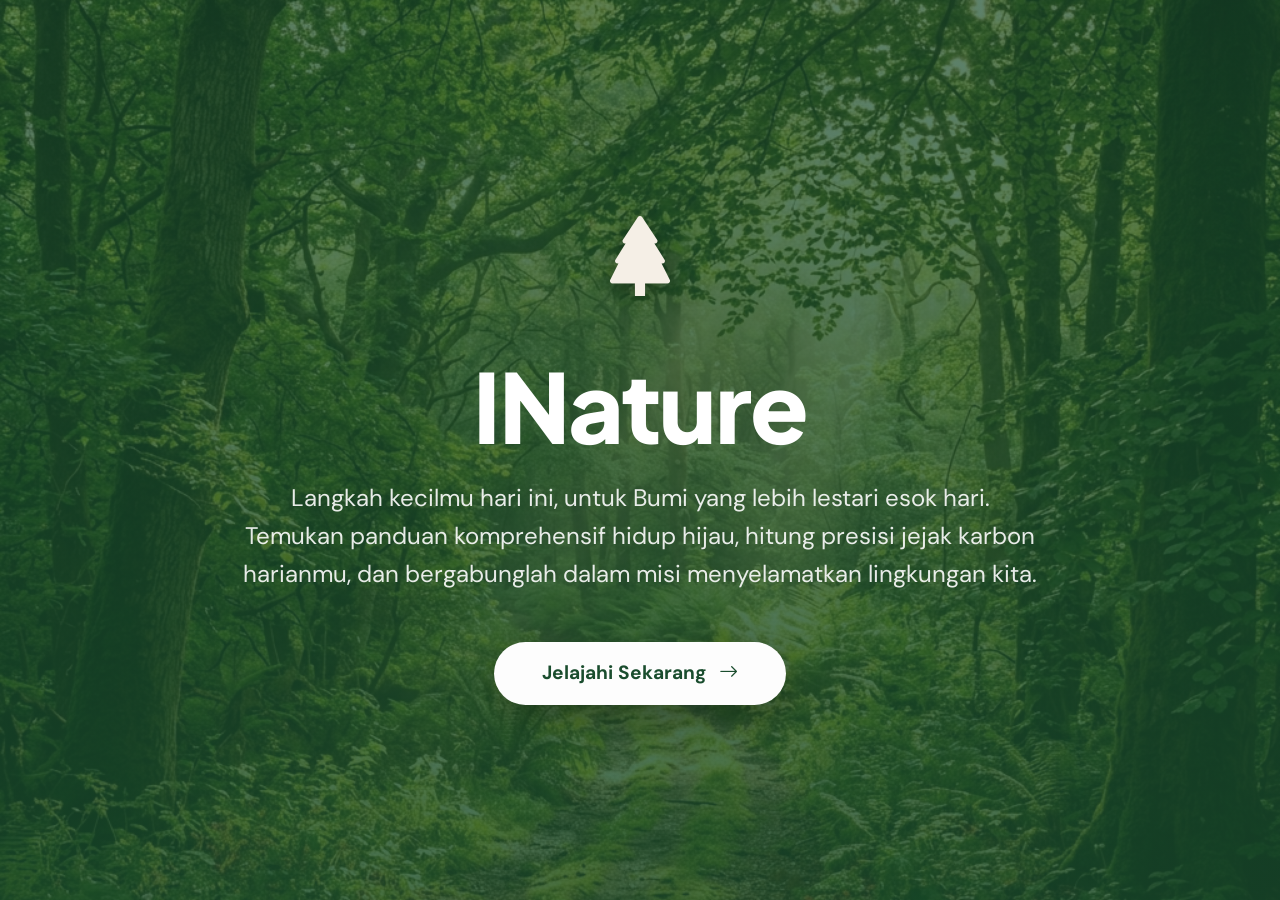
<file: index.html>
<!DOCTYPE html>
<html lang="id">
<head>
    <meta charset="UTF-8">
    <meta name="viewport" content="width=device-width, initial-scale=1.0">
    <title>Selamat Datang di INature</title>
    <link href="https://cdn.jsdelivr.net/npm/bootstrap@5.3.3/dist/css/bootstrap.min.css" rel="stylesheet" integrity="sha384-QWTKZyjpPEjISv5WaRU9OFeRpok6YctnYmDr5pNlyT2bRjXh0JMhjY6hW+ALEwIH" crossorigin="anonymous">
    <link rel="stylesheet" href="https://cdn.jsdelivr.net/npm/bootstrap-icons@1.11.3/font/bootstrap-icons.min.css" integrity="sha384-XGjxtQfXaH2tnPFa9x+ruJTuLE3Aa6LhHSWRr1XeTyhezb4abCG4ccI5AkVDxqC+" crossorigin="anonymous">
    <script src="https://cdn.jsdelivr.net/npm/bootstrap@5.3.3/dist/js/bootstrap.bundle.min.js" integrity="sha384-YvpcrYf0tY3lHB60NNkmXc5s9fDVZLESaAA55NDzOxhy9GkcIdslK1eN7N6jIeHz" crossorigin="anonymous"></script>
    <link rel="stylesheet" href="css/variables.css">
    <link rel="stylesheet" href="css/style.css">
    <style>
        .landing-page {
            height: 100vh;
            background: linear-gradient(rgba(26, 77, 46, 0.7), rgba(26, 77, 46, 0.8)), url('img/landing_bg_1778798914855.png') center/cover no-repeat;
            display: flex;
            align-items: center;
            justify-content: center;
            text-align: center;
            color: var(--bg);
            padding: 20px;
        }
        .landing-content {
            max-width: 800px;
            animation: fadeIn 1.2s cubic-bezier(0.4, 0, 0.2, 1);
        }
        @keyframes fadeIn {
            from { opacity: 0; transform: translateY(30px); }
            to { opacity: 1; transform: translateY(0); }
        }
        .landing-title {
            font-size: clamp(3.5rem, 10vw, 6rem);
            font-weight: 800;
            margin-bottom: 1rem;
            letter-spacing: -0.02em;
            font-family: 'Plus Jakarta Sans', sans-serif;
        }
        .landing-subtitle {
            font-size: clamp(1.2rem, 3vw, 1.5rem);
            margin-bottom: 3rem;
            opacity: 0.9;
            line-height: 1.6;
        }
        .btn-landing {
            background-color: var(--bg);
            color: var(--primary);
            font-size: 1.2rem;
            padding: 16px 48px;
            border-radius: 50rem;
            font-weight: 700;
            text-decoration: none;
            transition: all 0.3s ease;
            box-shadow: 0 12px 32px rgba(0,0,0,0.3);
            display: inline-block;
        }
        .btn-landing:hover {
            transform: translateY(-5px) scale(1.02);
            box-shadow: 0 20px 48px rgba(0,0,0,0.4);
            color: var(--primary-hover);
            background-color: var(--accent-light);
        }
    </style>
</head>
<body>
    <div class="landing-page">
        <div class="landing-content">
            <div class="mb-4" style="animation: fadeIn 1s ease-out 0.5s both;">
                <i class="bi bi-tree-fill" style="font-size: 5rem; color: var(--accent-light); text-shadow: 0 4px 20px rgba(0,0,0,0.3);"></i>
            </div>
            <h1 class="landing-title text-white">INature</h1>
            <p class="landing-subtitle">Langkah kecilmu hari ini, untuk Bumi yang lebih lestari esok hari. Temukan panduan komprehensif hidup hijau, hitung presisi jejak karbon harianmu, dan bergabunglah dalam misi menyelamatkan lingkungan kita.</p>
            <a href="beranda.html" class="btn-landing">
                Jelajahi Sekarang <i class="bi bi-arrow-right ms-2"></i>
            </a>
        </div>
    </div>
</body>
</html>
</file>
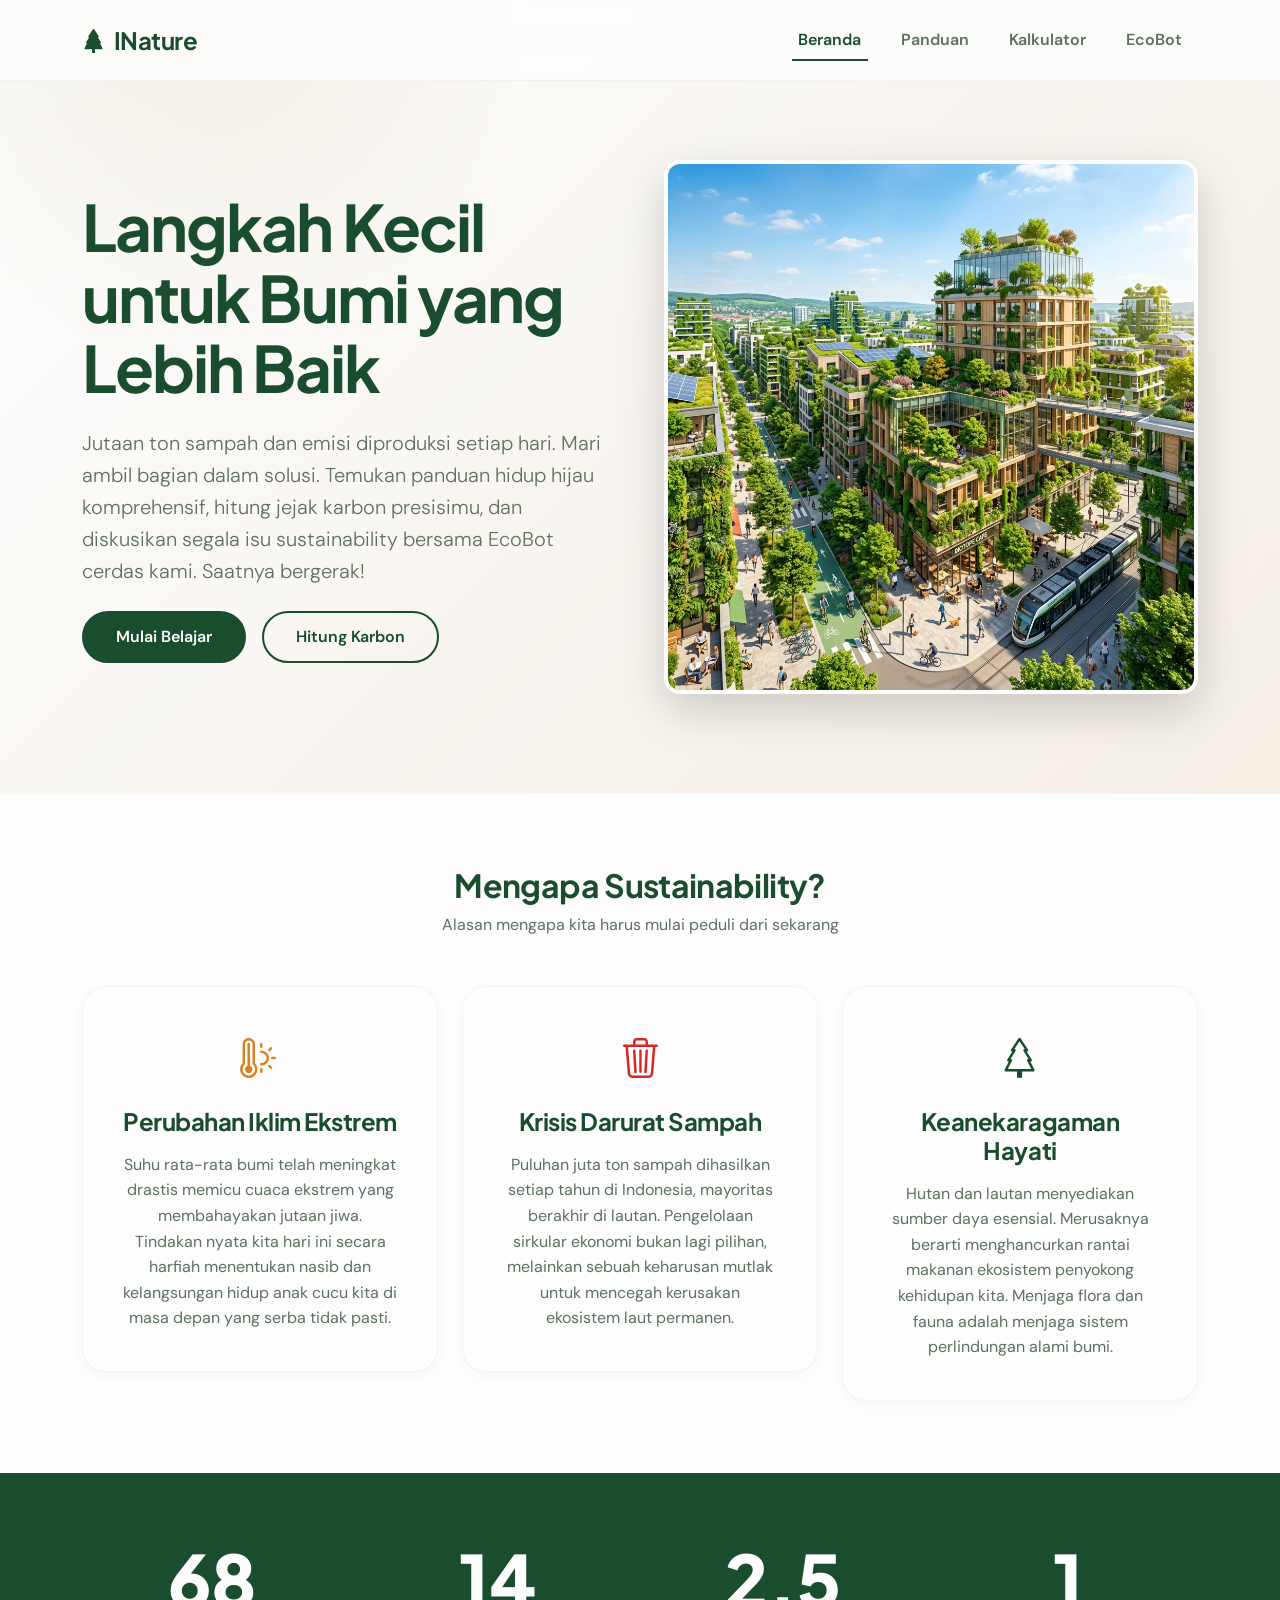
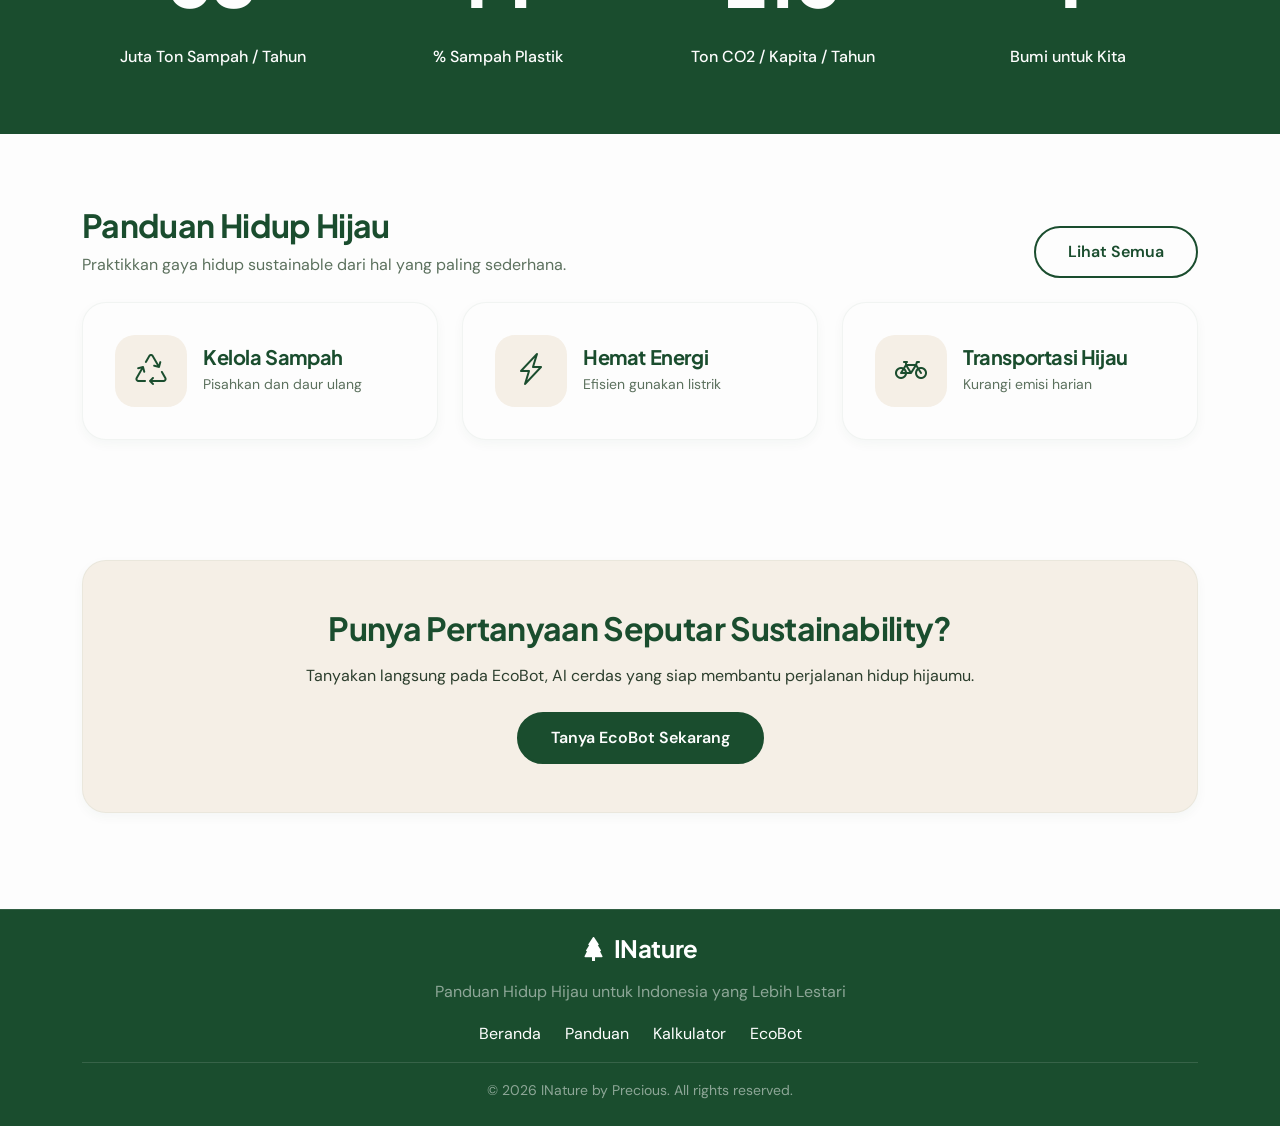
<file: beranda.html>
<!DOCTYPE html>
<html lang="id">
<head>
    <meta charset="UTF-8">
    <meta name="viewport" content="width=device-width, initial-scale=1.0">
    <title>INature | EcoGuide Indonesia</title>

    <link href="https://cdn.jsdelivr.net/npm/bootstrap@5.3.3/dist/css/bootstrap.min.css" rel="stylesheet" integrity="sha384-QWTKZyjpPEjISv5WaRU9OFeRpok6YctnYmDr5pNlyT2bRjXh0JMhjY6hW+ALEwIH" crossorigin="anonymous">
    <link rel="stylesheet" href="https://cdn.jsdelivr.net/npm/bootstrap-icons@1.11.3/font/bootstrap-icons.min.css" integrity="sha384-XGjxtQfXaH2tnPFa9x+ruJTuLE3Aa6LhHSWRr1XeTyhezb4abCG4ccI5AkVDxqC+" crossorigin="anonymous">
    <script src="https://cdn.jsdelivr.net/npm/bootstrap@5.3.3/dist/js/bootstrap.bundle.min.js" integrity="sha384-YvpcrYf0tY3lHB60NNkmXc5s9fDVZLESaAA55NDzOxhy9GkcIdslK1eN7N6jIeHz" crossorigin="anonymous"></script>
    <link rel="stylesheet" href="css/variables.css">
    <link rel="stylesheet" href="css/style.css">
</head>
<body>

    <!-- Navbar -->
    <nav class="navbar navbar-expand-lg fixed-top py-3">
        <div class="container">
            <a class="navbar-brand text-primary-custom fs-4" href="beranda.html">
                <i class="bi bi-tree-fill me-2"></i>INature
            </a>
            <button class="navbar-toggler" type="button" data-bs-toggle="collapse" data-bs-target="#navbarNav">
                <span class="navbar-toggler-icon"></span>
            </button>
            <div class="collapse navbar-collapse" id="navbarNav">
                <ul class="navbar-nav ms-auto gap-2">
                    <li class="nav-item">
                        <a class="nav-link active" href="beranda.html">Beranda</a>
                    </li>
                    <li class="nav-item">
                        <a class="nav-link" href="panduan.html">Panduan</a>
                    </li>
                    <li class="nav-item">
                        <a class="nav-link" href="kalkulator.html">Kalkulator</a>
                    </li>
                    <li class="nav-item">
                        <a class="nav-link" href="chatbot.html">EcoBot</a>
                    </li>
                </ul>
            </div>
        </div>
    </nav>

    <!-- Hero Section -->
    <section class="hero-section text-start">
        <div class="container">
            <div class="row align-items-center g-5">
                <div class="col-lg-6">
                    <h1 class="hero-title fw-bold text-primary-custom mb-4">Langkah Kecil untuk Bumi yang Lebih Baik</h1>
                    <p class="lead mb-4 text-muted">Jutaan ton sampah dan emisi diproduksi setiap hari. Mari ambil bagian dalam solusi. Temukan panduan hidup hijau komprehensif, hitung jejak karbon presisimu, dan diskusikan segala isu sustainability bersama EcoBot cerdas kami. Saatnya bergerak!</p>
                    <div class="d-flex gap-3">
                        <a href="panduan.html" class="btn btn-primary-custom">Mulai Belajar</a>
                        <a href="kalkulator.html" class="btn btn-outline-custom">Hitung Karbon</a>
                    </div>
                </div>
                <div class="col-lg-6">
                    <img src="img/hero_image_1778799076557.png" alt="Sustainable City Concept" class="img-fluid rounded-4 shadow-lg" style="object-fit: cover; border: 4px solid var(--bg);">
                </div>
            </div>
        </div>
    </section>

    <!-- Sustainability Section -->
    <section class="py-5 my-4">
        <div class="container">
            <div class="text-center mb-5">
                <h2 class="fw-bold">Mengapa Sustainability?</h2>
                <p class="text-muted">Alasan mengapa kita harus mulai peduli dari sekarang</p>
            </div>
            <div class="row g-4">
                <div class="col-md-4">
                    <div class="card card-custom p-4 text-center">
                        <div class="card-body">
                            <div class="icon-wrapper mx-auto">
                                <i class="bi bi-thermometer-sun" style="font-size: 2.5rem; color: var(--warning);"></i>
                            </div>
                            <h4 class="fw-bold mb-3 mt-3">Perubahan Iklim Ekstrem</h4>
                            <p class="text-muted mb-0">Suhu rata-rata bumi telah meningkat drastis memicu cuaca ekstrem yang membahayakan jutaan jiwa. Tindakan nyata kita hari ini secara harfiah menentukan nasib dan kelangsungan hidup anak cucu kita di masa depan yang serba tidak pasti.</p>
                        </div>
                    </div>
                </div>
                <div class="col-md-4">
                    <div class="card card-custom p-4 text-center">
                        <div class="card-body">
                            <div class="icon-wrapper mx-auto">
                                <i class="bi bi-trash3" style="font-size: 2.5rem; color: #d62828;"></i>
                            </div>
                            <h4 class="fw-bold mb-3 mt-3">Krisis Darurat Sampah</h4>
                            <p class="text-muted mb-0">Puluhan juta ton sampah dihasilkan setiap tahun di Indonesia, mayoritas berakhir di lautan. Pengelolaan sirkular ekonomi bukan lagi pilihan, melainkan sebuah keharusan mutlak untuk mencegah kerusakan ekosistem laut permanen.</p>
                        </div>
                    </div>
                </div>
                <div class="col-md-4">
                    <div class="card card-custom p-4 text-center">
                        <div class="card-body">
                            <div class="icon-wrapper mx-auto">
                                <i class="bi bi-tree" style="font-size: 2.5rem; color: var(--primary);"></i>
                            </div>
                            <h4 class="fw-bold mb-3 mt-3">Keanekaragaman Hayati</h4>
                            <p class="text-muted mb-0">Hutan dan lautan menyediakan sumber daya esensial. Merusaknya berarti menghancurkan rantai makanan ekosistem penyokong kehidupan kita. Menjaga flora dan fauna adalah menjaga sistem perlindungan alami bumi.</p>
                        </div>
                    </div>
                </div>
            </div>
        </div>
    </section>

    <!-- Statistik Section -->
    <section class="py-5 bg-primary-custom text-white">
        <div class="container">
            <div class="row text-center g-4">
                <div class="col-md-3 col-6">
                    <div class="stat-number">68</div>
                    <p class="mt-2 fw-medium">Juta Ton Sampah / Tahun</p>
                </div>
                <div class="col-md-3 col-6">
                    <div class="stat-number">14</div>
                    <p class="mt-2 fw-medium">% Sampah Plastik</p>
                </div>
                <div class="col-md-3 col-6">
                    <div class="stat-number">2.5</div>
                    <p class="mt-2 fw-medium">Ton CO2 / Kapita / Tahun</p>
                </div>
                <div class="col-md-3 col-6">
                    <div class="stat-number">1</div>
                    <p class="mt-2 fw-medium">Bumi untuk Kita</p>
                </div>
            </div>
        </div>
    </section>

    <!-- Kategori Panduan -->
    <section class="py-5 my-4">
        <div class="container">
            <div class="d-flex justify-content-between align-items-end mb-4">
                <div>
                    <h2 class="fw-bold">Panduan Hidup Hijau</h2>
                    <p class="text-muted mb-0">Praktikkan gaya hidup sustainable dari hal yang paling sederhana.</p>
                </div>
                <a href="panduan.html" class="btn btn-outline-custom d-none d-md-block">Lihat Semua</a>
            </div>
            <div class="row g-4">
                <div class="col-md-4">
                    <a href="panduan.html" class="text-decoration-none text-dark">
                        <div class="card card-custom p-3">
                            <div class="card-body d-flex align-items-center gap-3">
                                <div class="card-icon mb-0">
                                    <i class="bi bi-recycle"></i>
                                </div>
                                <div>
                                    <h5 class="fw-bold mb-1">Kelola Sampah</h5>
                                    <p class="text-muted small mb-0">Pisahkan dan daur ulang</p>
                                </div>
                            </div>
                        </div>
                    </a>
                </div>
                <div class="col-md-4">
                    <a href="panduan.html" class="text-decoration-none text-dark">
                        <div class="card card-custom p-3">
                            <div class="card-body d-flex align-items-center gap-3">
                                <div class="card-icon mb-0">
                                    <i class="bi bi-lightning-charge"></i>
                                </div>
                                <div>
                                    <h5 class="fw-bold mb-1">Hemat Energi</h5>
                                    <p class="text-muted small mb-0">Efisien gunakan listrik</p>
                                </div>
                            </div>
                        </div>
                    </a>
                </div>
                <div class="col-md-4">
                    <a href="panduan.html" class="text-decoration-none text-dark">
                        <div class="card card-custom p-3">
                            <div class="card-body d-flex align-items-center gap-3">
                                <div class="card-icon mb-0">
                                    <i class="bi bi-bicycle"></i>
                                </div>
                                <div>
                                    <h5 class="fw-bold mb-1">Transportasi Hijau</h5>
                                    <p class="text-muted small mb-0">Kurangi emisi harian</p>
                                </div>
                            </div>
                        </div>
                    </a>
                </div>
            </div>
            <div class="text-center mt-4 d-md-none">
                <a href="panduan.html" class="btn btn-outline-custom">Lihat Semua</a>
            </div>
        </div>
    </section>

    <!-- Section -->
    <section class="py-5 mb-5">
        <div class="container">
            <div class="card card-custom bg-accent-custom p-5 text-center">
                <h2 class="fw-bold mb-3">Punya Pertanyaan Seputar Sustainability?</h2>
                <p class="mb-4">Tanyakan langsung pada EcoBot, AI cerdas yang siap membantu perjalanan hidup hijaumu.</p>
                <a href="chatbot.html" class="btn btn-primary-custom mx-auto" style="width: fit-content;">Tanya EcoBot Sekarang</a>
            </div>
        </div>
    </section>

    <!-- Footer -->
    <footer class="bg-primary-custom text-white py-4 mt-auto">
        <div class="container text-center">
            <h4 class="fw-bold mb-3" style="color:white !important;"><i class="bi bi-tree-fill me-2"></i>INature</h4>
            <p class="mb-3 text-white-50">Panduan Hidup Hijau untuk Indonesia yang Lebih Lestari</p>
            <div class="d-flex justify-content-center gap-4 mb-3">
                <a href="beranda.html" class="text-white text-decoration-none">Beranda</a>
                <a href="panduan.html" class="text-white text-decoration-none">Panduan</a>
                <a href="kalkulator.html" class="text-white text-decoration-none">Kalkulator</a>
                <a href="chatbot.html" class="text-white text-decoration-none">EcoBot</a>
            </div>
            <hr class="text-white-50">
            <p class="mb-0 small text-white-50">&copy; 2026 INature by Precious. All rights reserved.</p>
        </div>
    </footer>
</body>
</html>
</file>
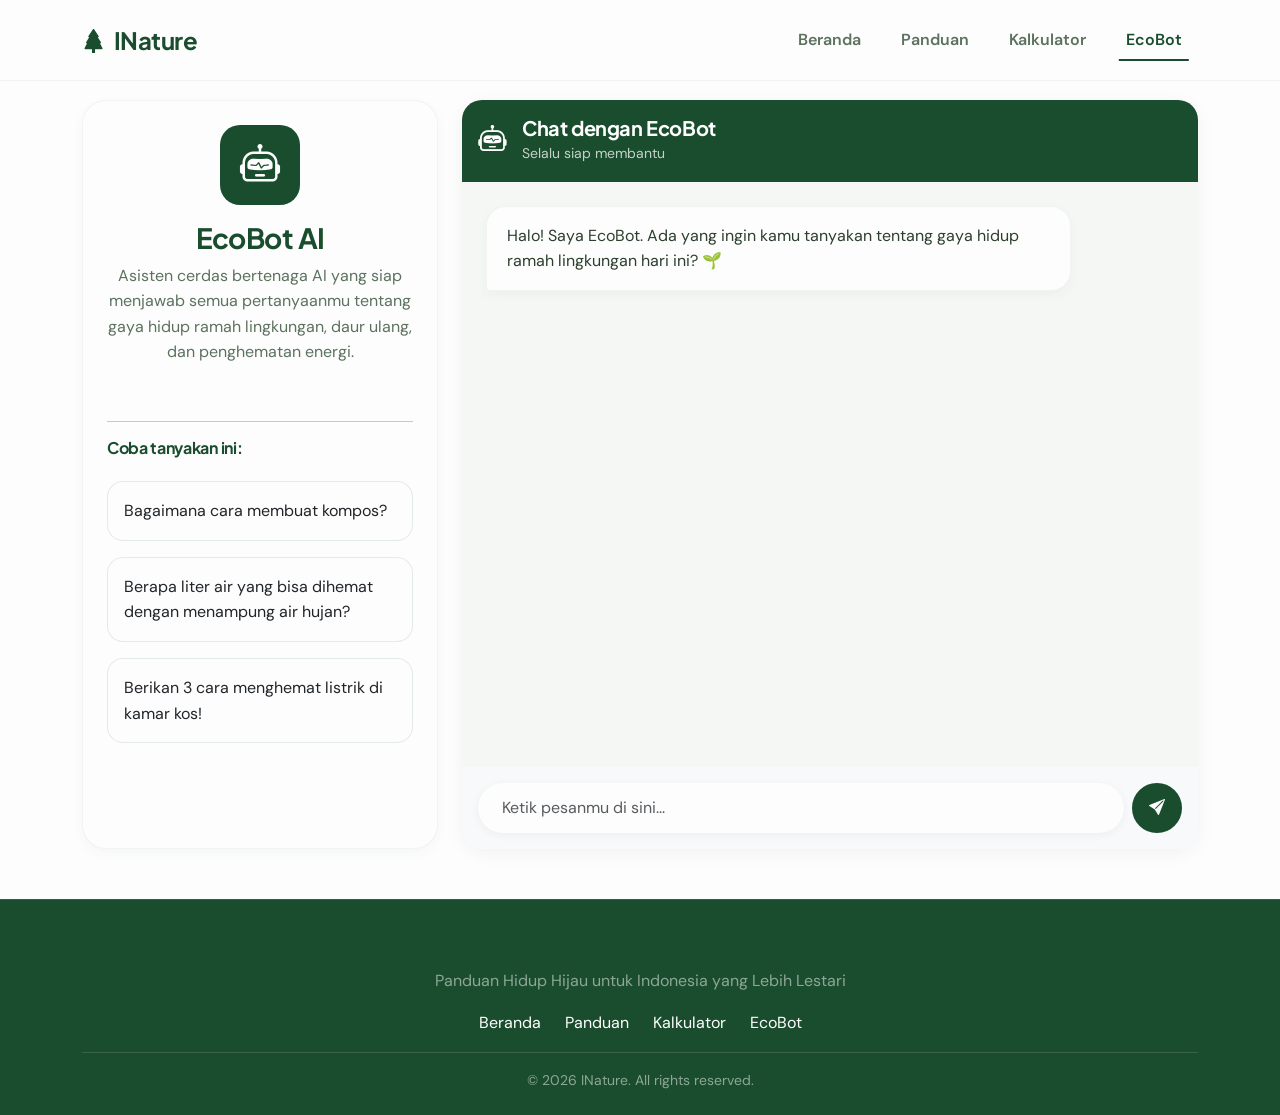
<file: chatbot.html>
<!DOCTYPE html>
<html lang="id">
<head>
    <meta charset="UTF-8">
    <meta name="viewport" content="width=device-width, initial-scale=1.0">
    <title>EcoBot AI | INature</title>
    <link href="https://cdn.jsdelivr.net/npm/bootstrap@5.3.3/dist/css/bootstrap.min.css" rel="stylesheet" integrity="sha384-QWTKZyjpPEjISv5WaRU9OFeRpok6YctnYmDr5pNlyT2bRjXh0JMhjY6hW+ALEwIH" crossorigin="anonymous">
    <link rel="stylesheet" href="https://cdn.jsdelivr.net/npm/bootstrap-icons@1.11.3/font/bootstrap-icons.min.css" integrity="sha384-XGjxtQfXaH2tnPFa9x+ruJTuLE3Aa6LhHSWRr1XeTyhezb4abCG4ccI5AkVDxqC+" crossorigin="anonymous">
    <link rel="stylesheet" href="css/variables.css">
    <link rel="stylesheet" href="css/style.css">
    <script src="https://cdn.jsdelivr.net/npm/bootstrap@5.3.3/dist/js/bootstrap.bundle.min.js" integrity="sha384-YvpcrYf0tY3lHB60NNkmXc5s9fDVZLESaAA55NDzOxhy9GkcIdslK1eN7N6jIeHz" crossorigin="anonymous"></script>

    <script src="js/config.js" defer></script>
    <script src="js/chatbot.js" defer></script>
</head>
<body class="d-flex flex-column min-vh-100">

    <nav class="navbar navbar-expand-lg fixed-top py-3">
        <div class="container">
            <a class="navbar-brand text-primary-custom fs-4" href="beranda.html">
                <i class="bi bi-tree-fill me-2"></i>INature
            </a>
            <button class="navbar-toggler" type="button" data-bs-toggle="collapse" data-bs-target="#navbarNav">
                <span class="navbar-toggler-icon"></span>
            </button>
            <div class="collapse navbar-collapse" id="navbarNav">
                <ul class="navbar-nav ms-auto gap-2">
                    <li class="nav-item"><a class="nav-link" href="beranda.html">Beranda</a></li>
                    <li class="nav-item"><a class="nav-link" href="panduan.html">Panduan</a></li>
                    <li class="nav-item"><a class="nav-link" href="kalkulator.html">Kalkulator</a></li>
                    <li class="nav-item"><a class="nav-link active" href="chatbot.html">EcoBot</a></li>
                </ul>
            </div>
        </div>
    </nav>

    <div class="container" style="margin-top: 100px; margin-bottom: 50px;">
        <div class="row g-4">
            <!-- Sidebar -->
            <div class="col-lg-4">
                <div class="card card-custom p-4 h-100">
                    <div class="text-center mb-4">
                        <div class="icon-wrapper mx-auto bg-primary-custom text-white mb-3" style="width: 80px; height: 80px; font-size: 40px; border-radius: 20px; display: flex; align-items: center; justify-content: center;">
                            <i class="bi bi-robot"></i>
                        </div>
                        <h3 class="fw-bold text-primary-custom">EcoBot AI</h3>
                        <p class="text-muted">Asisten cerdas bertenaga AI yang siap menjawab semua pertanyaanmu tentang gaya hidup ramah lingkungan, daur ulang, dan penghematan energi.</p>
                    </div>
                    
                    <hr>
                    
                    <h6 class="fw-bold mb-3">Coba tanyakan ini:</h6>
                    <div class="d-flex flex-column gap-3 mt-2">
                        <div class="p-3 text-start suggestion-chip fs-6">
                            Bagaimana cara membuat kompos?
                        </div>
                        <div class="p-3 text-start suggestion-chip fs-6">
                            Berapa liter air yang bisa dihemat dengan menampung air hujan?
                        </div>
                        <div class="p-3 text-start suggestion-chip fs-6">
                            Berikan 3 cara menghemat listrik di kamar kos!
                        </div>
                    </div>
                </div>
            </div>

            <!-- Chat Area -->
            <div class="col-lg-8">
                <div class="card card-custom p-0 border-0 h-100 d-flex flex-column" style="box-shadow: 0 4px 20px rgba(0,0,0,0.05);">
                    <!-- Chat Header -->
                    <div class="bg-primary-custom p-3 text-white d-flex align-items-center gap-3" style="border-radius: 20px 20px 0 0;">
                        <i class="bi bi-robot fs-3"></i>
                        <div>
                            <h5 class="mb-0 fw-bold" style="color: white !important;">Chat dengan EcoBot</h5>
                            <small class="opacity-75">Selalu siap membantu</small>
                        </div>
                    </div>

                    <!-- Chat Messages -->
                    <div class="chat-container flex-grow-1" id="chat-messages" style="border-radius: 0;">
                        <div class="chat-bubble chat-bot">
                            Halo! Saya EcoBot. Ada yang ingin kamu tanyakan tentang gaya hidup ramah lingkungan hari ini? 🌱
                        </div>
                        
                        <!-- Typing Indicator -->
                        <div class="typing-indicator" id="typing-indicator">
                            <span></span><span></span><span></span>
                        </div>
                    </div>

                    <!-- Chat Input -->
                    <div class="p-3 bg-light" style="border-radius: 0 0 20px 20px;">
                        <form id="chat-form" class="d-flex gap-2">
                            <input type="text" id="chat-input" class="form-control rounded-pill px-4 py-2 border-0" placeholder="Ketik pesanmu di sini..." style="box-shadow: 0 2px 10px rgba(0,0,0,0.05);" autocomplete="off">
                            <button type="submit" class="btn btn-primary-custom rounded-circle p-0 d-flex align-items-center justify-content-center" style="width: 50px; height: 50px; flex-shrink: 0;">
                                <i class="bi bi-send-fill"></i>
                            </button>
                        </form>
                    </div>
                </div>
            </div>
        </div>
    </div>

    <!-- Footer -->
    <footer class="bg-primary-custom text-white py-4 mt-auto">
        <div class="container text-center">
            <h4 class="fw-bold mb-3"><i class="bi bi-tree-fill me-2"></i>INature</h4>
            <p class="mb-3 text-white-50">Panduan Hidup Hijau untuk Indonesia yang Lebih Lestari</p>
            <div class="d-flex justify-content-center gap-4 mb-3">
                <a href="beranda.html" class="text-white text-decoration-none">Beranda</a>
                <a href="panduan.html" class="text-white text-decoration-none">Panduan</a>
                <a href="kalkulator.html" class="text-white text-decoration-none">Kalkulator</a>
                <a href="chatbot.html" class="text-white text-decoration-none">EcoBot</a>
            </div>
            <hr class="text-white-50">
            <p class="mb-0 small text-white-50">&copy; 2026 INature. All rights reserved.</p>
        </div>
    </footer>
</body>
</html>
</file>
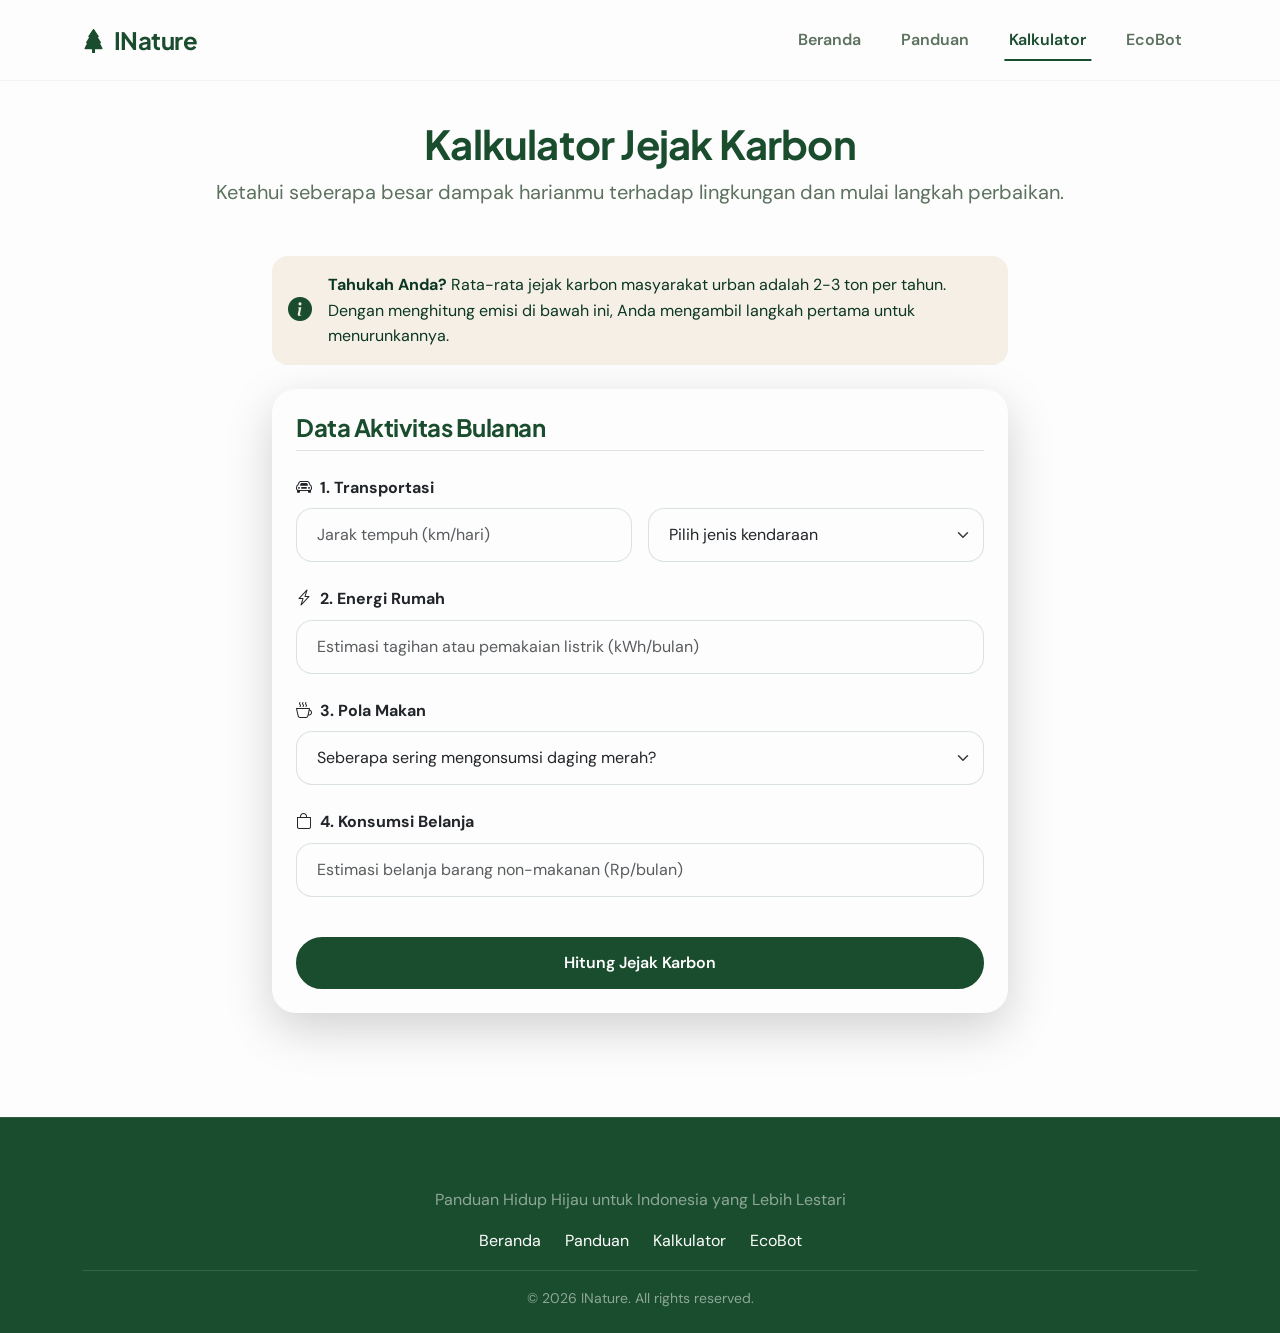
<file: kalkulator.html>
<!DOCTYPE html>
<html lang="id">
<head>
    <meta charset="UTF-8">
    <meta name="viewport" content="width=device-width, initial-scale=1.0">
    <title>Kalkulator Jejak Karbon | INature</title>
    <link href="https://cdn.jsdelivr.net/npm/bootstrap@5.3.3/dist/css/bootstrap.min.css" rel="stylesheet" integrity="sha384-QWTKZyjpPEjISv5WaRU9OFeRpok6YctnYmDr5pNlyT2bRjXh0JMhjY6hW+ALEwIH" crossorigin="anonymous">
    <link rel="stylesheet" href="https://cdn.jsdelivr.net/npm/bootstrap-icons@1.11.3/font/bootstrap-icons.min.css" integrity="sha384-XGjxtQfXaH2tnPFa9x+ruJTuLE3Aa6LhHSWRr1XeTyhezb4abCG4ccI5AkVDxqC+" crossorigin="anonymous">
    <link rel="stylesheet" href="css/variables.css">
    <link rel="stylesheet" href="css/style.css">
    <script src="https://cdn.jsdelivr.net/npm/bootstrap@5.3.3/dist/js/bootstrap.bundle.min.js" integrity="sha384-YvpcrYf0tY3lHB60NNkmXc5s9fDVZLESaAA55NDzOxhy9GkcIdslK1eN7N6jIeHz" crossorigin="anonymous"></script>
    <script src="js/kalkulator.js" defer></script>
</head>

<body class="d-flex flex-column min-vh-100">

    <nav class="navbar navbar-expand-lg fixed-top py-3">
        <div class="container">
            <a class="navbar-brand text-primary-custom fs-4" href="beranda.html">
                <i class="bi bi-tree-fill me-2"></i>INature
            </a>
            <button class="navbar-toggler" type="button" data-bs-toggle="collapse" data-bs-target="#navbarNav">
                <span class="navbar-toggler-icon"></span>
            </button>
            <div class="collapse navbar-collapse" id="navbarNav">
                <ul class="navbar-nav ms-auto gap-2">
                    <li class="nav-item"><a class="nav-link" href="beranda.html">Beranda</a></li>
                    <li class="nav-item"><a class="nav-link" href="panduan.html">Panduan</a></li>
                    <li class="nav-item"><a class="nav-link active" href="kalkulator.html">Kalkulator</a></li>
                    <li class="nav-item"><a class="nav-link" href="chatbot.html">EcoBot</a></li>
                </ul>
            </div>
        </div>
    </nav>

    <div class="container" style="margin-top: 120px; margin-bottom: 80px;">
        <div class="text-center mb-5">
            <h1 class="fw-bold text-primary-custom">Kalkulator Jejak Karbon</h1>
            <p class="text-muted fs-5">Ketahui seberapa besar dampak harianmu terhadap lingkungan dan mulai langkah perbaikan.</p>
        </div>

        <div class="row justify-content-center">
            <div class="col-lg-8">
                <div class="alert alert-success d-flex align-items-center mb-4 border-0 rounded-4" role="alert" style="background-color: var(--accent-light);">
                    <i class="bi bi-info-circle-fill fs-4 me-3 text-primary-custom"></i>
                    <div>
                        <strong>Tahukah Anda?</strong> Rata-rata jejak karbon masyarakat urban adalah 2-3 ton per tahun. Dengan menghitung emisi di bawah ini, Anda mengambil langkah pertama untuk menurunkannya.
                    </div>
                </div>
                <div class="card card-custom p-4 mb-4 border-0 shadow-lg">
                    <form id="kalkulator-form">
                        <h4 class="fw-bold mb-4 border-bottom pb-2">Data Aktivitas Bulanan</h4>
                        
                        <div class="mb-4">
                            <label for="transport" class="form-label fw-bold"><i class="bi bi-car-front me-2"></i>1. Transportasi</label>
                            <div class="row g-3">
                                <div class="col-md-6">
                                    <input type="number" class="form-control" id="transport" placeholder="Jarak tempuh (km/hari)" required min="0">
                                </div>
                                <div class="col-md-6">
                                    <select class="form-select" id="kendaraan" required>
                                        <option value="" disabled selected>Pilih jenis kendaraan</option>
                                        <option value="mobil">Mobil Pribadi</option>
                                        <option value="motor">Sepeda Motor</option>
                                        <option value="umum">Transportasi Umum</option>
                                        <option value="sepeda">Sepeda / Jalan Kaki</option>
                                    </select>
                                </div>
                            </div>
                        </div>

                        <div class="mb-4">
                            <label for="energi" class="form-label fw-bold"><i class="bi bi-lightning-charge me-2"></i>2. Energi Rumah</label>
                            <input type="number" class="form-control" id="energi" placeholder="Estimasi tagihan atau pemakaian listrik (kWh/bulan)" required min="0">
                        </div>

                        <div class="mb-4">
                            <label for="daging" class="form-label fw-bold"><i class="bi bi-cup-hot me-2"></i>3. Pola Makan</label>
                            <select class="form-select" id="daging" required>
                                <option value="" disabled selected>Seberapa sering mengonsumsi daging merah?</option>
                                <option value="7">Setiap hari</option>
                                <option value="4">Beberapa kali seminggu</option>
                                <option value="1">Jarang (1x seminggu)</option>
                                <option value="0">Vegan / Vegetarian</option>
                            </select>
                        </div>

                        <div class="mb-4">
                            <label for="belanja" class="form-label fw-bold"><i class="bi bi-bag me-2"></i>4. Konsumsi Belanja</label>
                            <input type="number" class="form-control" id="belanja" placeholder="Estimasi belanja barang non-makanan (Rp/bulan)" required min="0">
                        </div>

                        <button type="submit" class="btn btn-primary-custom w-100 mt-3">Hitung Jejak Karbon</button>
                    </form>
                </div>

                <!-- Hasil Kalkulator -->
                <div id="hasil-kalkulator" class="card card-custom p-4 text-center d-none bg-accent-custom">
                    <h3 class="fw-bold mb-3">Hasil Estimasi Jejak Karbonmu</h3>
                    <div id="skor-karbon" class="display-5 fw-bold text-primary-custom mb-2">0 kg CO₂ / bulan</div>
                    <div id="kategori-karbon" class="badge bg-secondary p-2 fs-6 mb-3">Memproses...</div>
                    <p id="tips-karbon" class="mt-3 fs-5">Tips akan muncul di sini berdasarkan hasil perhitunganmu.</p>
                </div>
            </div>
        </div>
    </div>

    <!-- Footer -->
    <footer class="bg-primary-custom text-white py-4 mt-auto">
        <div class="container text-center">
            <h4 class="fw-bold mb-3"><i class="bi bi-tree-fill me-2"></i>INature</h4>
            <p class="mb-3 text-white-50">Panduan Hidup Hijau untuk Indonesia yang Lebih Lestari</p>
            <div class="d-flex justify-content-center gap-4 mb-3">
                <a href="beranda.html" class="text-white text-decoration-none">Beranda</a>
                <a href="panduan.html" class="text-white text-decoration-none">Panduan</a>
                <a href="kalkulator.html" class="text-white text-decoration-none">Kalkulator</a>
                <a href="chatbot.html" class="text-white text-decoration-none">EcoBot</a>
            </div>
            <hr class="text-white-50">
            <p class="mb-0 small text-white-50">&copy; 2026 INature. All rights reserved.</p>
        </div>
    </footer>

</body>
</html>
</file>
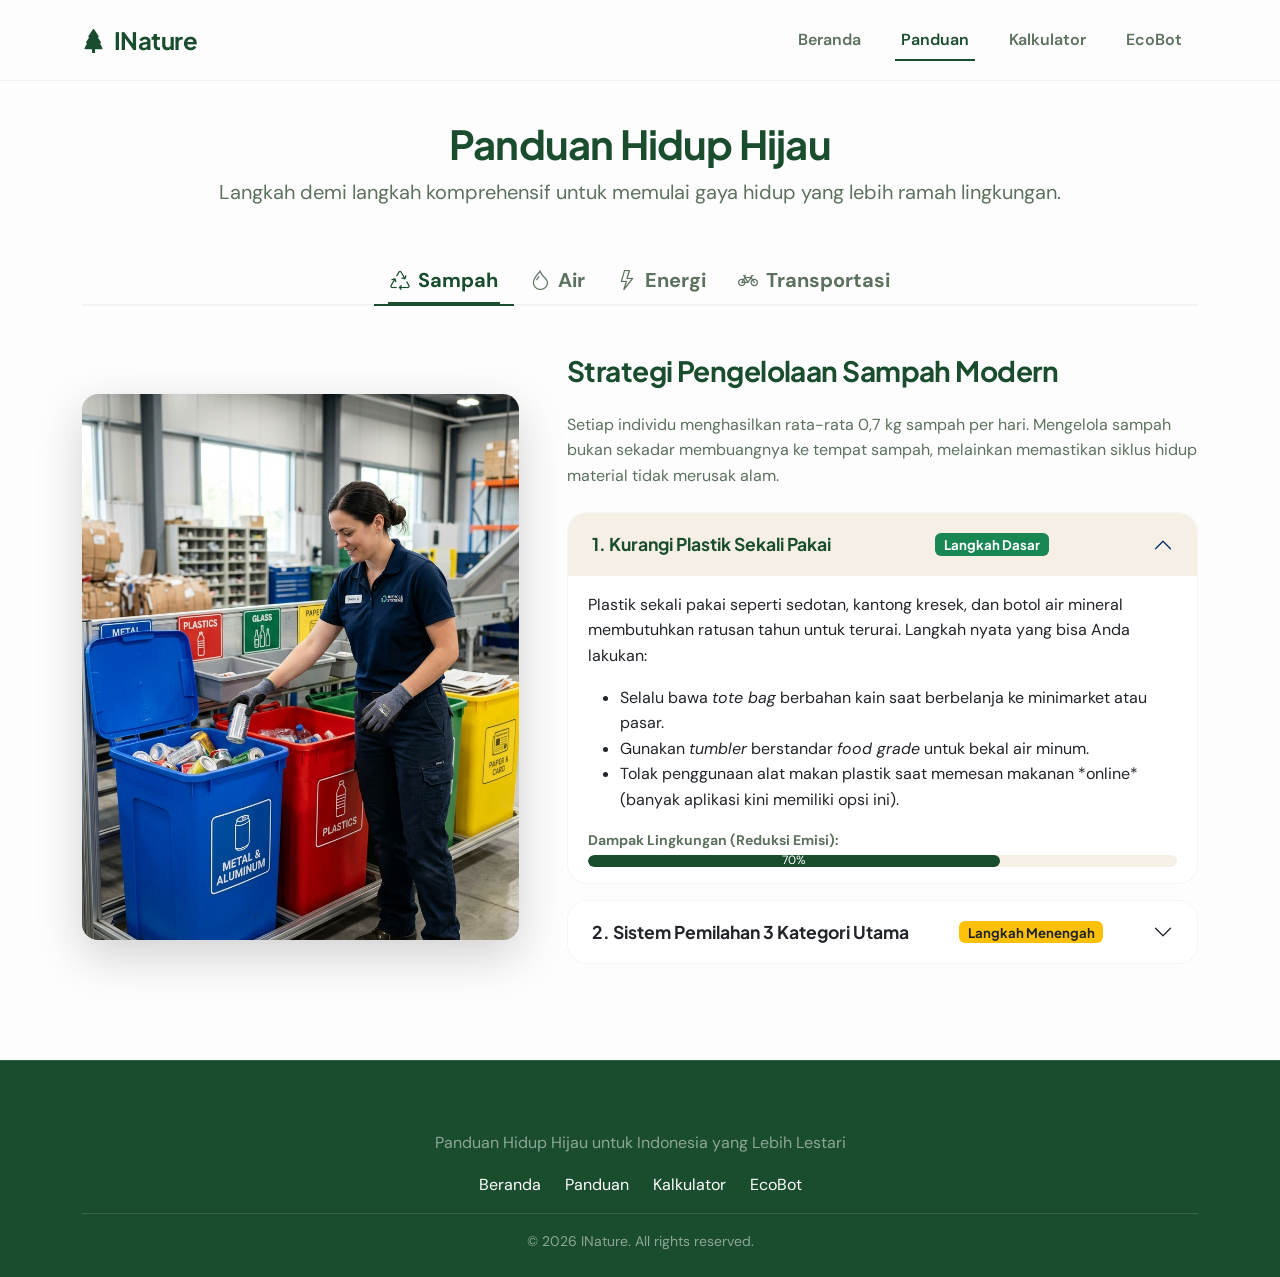
<file: panduan.html>
<!DOCTYPE html>
<html lang="id">
<head>
    <meta charset="UTF-8">
    <meta name="viewport" content="width=device-width, initial-scale=1.0">
    <title>Panduan Hidup Hijau | INature</title>
    <link href="https://cdn.jsdelivr.net/npm/bootstrap@5.3.3/dist/css/bootstrap.min.css" rel="stylesheet" integrity="sha384-QWTKZyjpPEjISv5WaRU9OFeRpok6YctnYmDr5pNlyT2bRjXh0JMhjY6hW+ALEwIH" crossorigin="anonymous">
    <link rel="stylesheet" href="https://cdn.jsdelivr.net/npm/bootstrap-icons@1.11.3/font/bootstrap-icons.min.css" integrity="sha384-XGjxtQfXaH2tnPFa9x+ruJTuLE3Aa6LhHSWRr1XeTyhezb4abCG4ccI5AkVDxqC+" crossorigin="anonymous">
    <link rel="stylesheet" href="css/variables.css">
    <link rel="stylesheet" href="css/style.css">
    <script src="https://cdn.jsdelivr.net/npm/bootstrap@5.3.3/dist/js/bootstrap.bundle.min.js" integrity="sha384-YvpcrYf0tY3lHB60NNkmXc5s9fDVZLESaAA55NDzOxhy9GkcIdslK1eN7N6jIeHz" crossorigin="anonymous"></script>
</head>
<body class="d-flex flex-column min-vh-100">

    <nav class="navbar navbar-expand-lg fixed-top py-3">
        <div class="container">
            <a class="navbar-brand text-primary-custom fs-4" href="beranda.html">
                <i class="bi bi-tree-fill me-2"></i>INature
            </a>
            <button class="navbar-toggler" type="button" data-bs-toggle="collapse" data-bs-target="#navbarNav">
                <span class="navbar-toggler-icon"></span>
            </button>
            <div class="collapse navbar-collapse" id="navbarNav">
                <ul class="navbar-nav ms-auto gap-2">
                    <li class="nav-item"><a class="nav-link" href="beranda.html">Beranda</a></li>
                    <li class="nav-item"><a class="nav-link active" href="panduan.html">Panduan</a></li>
                    <li class="nav-item"><a class="nav-link" href="kalkulator.html">Kalkulator</a></li>
                    <li class="nav-item"><a class="nav-link" href="chatbot.html">EcoBot</a></li>
                </ul>
            </div>
        </div>
    </nav>

    <div class="container" style="margin-top: 120px; margin-bottom: 80px;">
        <div class="text-center mb-5">
            <h1 class="fw-bold text-primary-custom">Panduan Hidup Hijau</h1>
            <p class="text-muted fs-5">Langkah demi langkah komprehensif untuk memulai gaya hidup yang lebih ramah lingkungan.</p>
        </div>

        <!-- Tabs -->
        <ul class="nav nav-tabs justify-content-center mb-5" id="guideTabs">
            <li class="nav-item">
                <button class="nav-link active text-dark fw-bold fs-5" id="sampah-tab" data-bs-toggle="tab" data-bs-target="#sampah" type="button"><i class="bi bi-recycle me-2"></i>Sampah</button>
            </li>
            <li class="nav-item">
                <button class="nav-link text-dark fw-bold fs-5" id="air-tab" data-bs-toggle="tab" data-bs-target="#air" type="button"><i class="bi bi-droplet me-2"></i>Air</button>
            </li>
            <li class="nav-item">
                <button class="nav-link text-dark fw-bold fs-5" id="energi-tab" data-bs-toggle="tab" data-bs-target="#energi" type="button"><i class="bi bi-lightning me-2"></i>Energi</button>
            </li>
            <li class="nav-item">
                <button class="nav-link text-dark fw-bold fs-5" id="transport-tab" data-bs-toggle="tab" data-bs-target="#transport" type="button"><i class="bi bi-bicycle me-2"></i>Transportasi</button>
            </li>
        </ul>

        <!-- Tab Contents -->
        <div class="tab-content" id="guideTabsContent">
            
            <!-- Kelola Sampah -->
            <div class="tab-pane fade show active" id="sampah" role="tabpanel">
                <div class="row g-5 align-items-center">
                    <div class="col-lg-5">
                        <img src="img/guide_waste_1778799283524.png" alt="Panduan Kelola Sampah" class="img-fluid rounded-4 shadow-lg w-100" style="object-fit: cover; aspect-ratio: 4/5;">
                    </div>
                    <div class="col-lg-7">
                        <h3 class="fw-bold mb-4 text-primary-custom">Strategi Pengelolaan Sampah Modern</h3>
                        <p class="text-muted mb-4">Setiap individu menghasilkan rata-rata 0,7 kg sampah per hari. Mengelola sampah bukan sekadar membuangnya ke tempat sampah, melainkan memastikan siklus hidup material tidak merusak alam.</p>
                        
                        <div class="accordion" id="accordionSampah">
                            <div class="accordion-item mb-3">
                                <h2 class="accordion-header">
                                    <button class="accordion-button fw-bold" type="button" data-bs-toggle="collapse" data-bs-target="#sampah1">
                                        1. Kurangi Plastik Sekali Pakai <span class="badge bg-success ms-auto">Langkah Dasar</span>
                                    </button>
                                </h2>
                                <div id="sampah1" class="accordion-collapse collapse show" data-bs-parent="#accordionSampah">
                                    <div class="accordion-body">
                                        <p>Plastik sekali pakai seperti sedotan, kantong kresek, dan botol air mineral membutuhkan ratusan tahun untuk terurai. Langkah nyata yang bisa Anda lakukan:</p>
                                        <ul>
                                            <li>Selalu bawa <i>tote bag</i> berbahan kain saat berbelanja ke minimarket atau pasar.</li>
                                            <li>Gunakan <i>tumbler</i> berstandar <i>food grade</i> untuk bekal air minum.</li>
                                            <li>Tolak penggunaan alat makan plastik saat memesan makanan *online* (banyak aplikasi kini memiliki opsi ini).</li>
                                        </ul>
                                        <div class="mt-3">
                                            <p class="small text-muted mb-1 fw-bold">Dampak Lingkungan (Reduksi Emisi):</p>
                                            <div class="progress" style="height: 12px;">
                                                <div class="progress-bar" style="width: 70%">70%</div>
                                            </div>
                                        </div>
                                    </div>
                                </div>
                            </div>
                            <div class="accordion-item mb-3">
                                <h2 class="accordion-header">
                                    <button class="accordion-button collapsed fw-bold" type="button" data-bs-toggle="collapse" data-bs-target="#sampah2">
                                        2. Sistem Pemilahan 3 Kategori Utama <span class="badge bg-warning text-dark ms-auto">Langkah Menengah</span>
                                    </button>
                                </h2>
                                <div id="sampah2" class="accordion-collapse collapse" data-bs-parent="#accordionSampah">
                                    <div class="accordion-body">
                                        <p>Memisahkan sampah adalah kunci agar material bisa didaur ulang. Biasakan memilah sampah rumah tangga menjadi 3 kategori:</p>
                                        <ul>
                                            <li><strong>Organik:</strong> Sisa makanan, kulit buah, dedaunan. Bisa diolah menjadi kompos atau <i>eco-enzyme</i>.</li>
                                            <li><strong>Anorganik (Daur Ulang):</strong> Kertas, kardus, botol plastik PET, kaleng aluminium. Bersihkan sebelum disetorkan ke bank sampah.</li>
                                            <li><strong>B3 (Bahan Berbahaya):</strong> Baterai bekas, lampu neon, obat kedaluwarsa. Serahkan ke fasilitas pengelolaan limbah khusus.</li>
                                        </ul>
                                        <div class="mt-3">
                                            <p class="small text-muted mb-1 fw-bold">Efisiensi Daur Ulang:</p>
                                            <div class="progress" style="height: 12px;">
                                                <div class="progress-bar" style="width: 85%">85%</div>
                                            </div>
                                        </div>
                                    </div>
                                </div>
                            </div>
                        </div>
                    </div>
                </div>
            </div>

            <!-- Hemat Air -->
            <div class="tab-pane fade" id="air" role="tabpanel">
                <div class="row g-5 align-items-center flex-row-reverse">
                    <div class="col-lg-5">
                        <img src="img/guide_water_1778799301249.png" alt="Panduan Hemat Air" class="img-fluid rounded-4 shadow-lg w-100" style="object-fit: cover; aspect-ratio: 4/5;">
                    </div>
                    <div class="col-lg-7">
                        <h3 class="fw-bold mb-4 text-primary-custom">Efisiensi Penggunaan Air Bersih</h3>
                        <p class="text-muted mb-4">Hanya 1% dari total air di Bumi yang merupakan air tawar bersih yang bisa diakses. Menghemat air tidak hanya mengurangi tagihan, tetapi mencegah krisis kelangkaan air tanah.</p>
                        
                        <div class="accordion" id="accordionAir">
                            <div class="accordion-item mb-3">
                                <h2 class="accordion-header">
                                    <button class="accordion-button fw-bold" type="button" data-bs-toggle="collapse" data-bs-target="#air1">
                                        1. Optimasi Pemakaian Domestik <span class="badge bg-success ms-auto">Langkah Dasar</span>
                                    </button>
                                </h2>
                                <div id="air1" class="accordion-collapse collapse show" data-bs-parent="#accordionAir">
                                    <div class="accordion-body">
                                        <p>Aktivitas sehari-hari menguras banyak air tanpa kita sadari. Lakukan optimasi berikut:</p>
                                        <ul>
                                            <li>Matikan keran saat menyikat gigi atau menyabuni tangan. Keran yang menyala membuang hingga 6 liter air per menit.</li>
                                            <li>Gunakan <i>shower</i> alih-alih gayung atau <i>bathtub</i>. Mandi dengan <i>shower</i> 5 menit jauh lebih hemat air.</li>
                                            <li>Tampung air bekas cucian beras atau sayur untuk menyiram tanaman di pekarangan.</li>
                                        </ul>
                                        <div class="mt-3">
                                            <p class="small text-muted mb-1 fw-bold">Penghematan Air Domestik:</p>
                                            <div class="progress" style="height: 12px;">
                                                <div class="progress-bar" style="width: 60%">60%</div>
                                            </div>
                                        </div>
                                    </div>
                                </div>
                            </div>
                            <div class="accordion-item mb-3">
                                <h2 class="accordion-header">
                                    <button class="accordion-button collapsed fw-bold" type="button" data-bs-toggle="collapse" data-bs-target="#air2">
                                        2. Pemanenan Air Hujan (Rainwater Harvesting) <span class="badge bg-danger ms-auto">Tingkat Lanjut</span>
                                    </button>
                                </h2>
                                <div id="air2" class="accordion-collapse collapse" data-bs-parent="#accordionAir">
                                    <div class="accordion-body">
                                        <p>Untuk level lanjutan, Anda bisa membuat sistem penampungan air hujan sederhana di rumah. Air hujan yang ditampung dari talang atap dapat disaring kasar dan digunakan untuk:</p>
                                        <ul>
                                            <li>Mencuci kendaraan bermotor.</li>
                                            <li>Menyiram halaman dan taman skala besar.</li>
                                            <li><i>Flushing</i> toilet (jika instalasi pipa memungkinkan).</li>
                                        </ul>
                                    </div>
                                </div>
                            </div>
                        </div>
                    </div>
                </div>
            </div>

            <!-- Hemat Energi -->
            <div class="tab-pane fade" id="energi" role="tabpanel">
                <div class="row g-5 align-items-center">
                    <div class="col-lg-5">
                        <img src="img/guide_energy_1778799321238.png" alt="Panduan Hemat Energi" class="img-fluid rounded-4 shadow-lg w-100" style="object-fit: cover; aspect-ratio: 4/5;">
                    </div>
                    <div class="col-lg-7">
                        <h3 class="fw-bold mb-4 text-primary-custom">Revolusi Energi di Rumah Tangga</h3>
                        <p class="text-muted mb-4">Pembangkit listrik masih didominasi oleh energi fosil (batu bara) yang menghasilkan emisi gas rumah kaca masif. Menghemat listrik secara langsung akan memangkas jejak karbon Anda secara signifikan.</p>
                        
                        <div class="accordion" id="accordionEnergi">
                            <div class="accordion-item mb-3">
                                <h2 class="accordion-header">
                                    <button class="accordion-button fw-bold" type="button" data-bs-toggle="collapse" data-bs-target="#energi1">
                                        1. Manajemen Perangkat Elektronik Pintar <span class="badge bg-success ms-auto">Langkah Dasar</span>
                                    </button>
                                </h2>
                                <div id="energi1" class="accordion-collapse collapse show" data-bs-parent="#accordionEnergi">
                                    <div class="accordion-body">
                                        <p>Cabut steker dari stop kontak! Elektronik yang masih tertancap—bahkan saat dimatikan dengan *remote*—tetap mengonsumsi daya siluman (*vampire power*). Selain itu:</p>
                                        <ul>
                                            <li>Ganti seluruh lampu rumah dengan lampu LED. LED mengonsumsi daya 80% lebih rendah dibanding lampu pijar.</li>
                                            <li>Atur suhu AC di angka optimal (24°C - 26°C), hindari mengatur AC terlalu dingin karena akan memaksa kompresor bekerja maksimal tanpa henti.</li>
                                        </ul>
                                        <div class="mt-3">
                                            <p class="small text-muted mb-1 fw-bold">Potensi Penghematan Emisi CO2:</p>
                                            <div class="progress" style="height: 12px;">
                                                <div class="progress-bar" style="width: 75%">75%</div>
                                            </div>
                                        </div>
                                    </div>
                                </div>
                            </div>
                        </div>
                    </div>
                </div>
            </div>

            <!-- Transportasi Hijau -->
            <div class="tab-pane fade" id="transport" role="tabpanel">
                <div class="row g-5 align-items-center flex-row-reverse">
                    <div class="col-lg-5">
                        <img src="img/guide_transport_1778799493833.png" alt="Panduan Transportasi" class="img-fluid rounded-4 shadow-lg w-100" style="object-fit: cover; aspect-ratio: 4/5;">
                    </div>
                    <div class="col-lg-7">
                        <h3 class="fw-bold mb-4 text-primary-custom">Mobilitas Bebas Emisi</h3>
                        <p class="text-muted mb-4">Sektor transportasi darat menyumbang porsi besar dalam polusi udara perkotaan. Mengubah cara kita berpindah tempat adalah kontribusi besar bagi kebersihan udara.</p>
                        
                        <div class="accordion" id="accordionTransport">
                            <div class="accordion-item mb-3">
                                <h2 class="accordion-header">
                                    <button class="accordion-button fw-bold" type="button" data-bs-toggle="collapse" data-bs-target="#trans1">
                                        1. Ekosistem Transportasi Publik & Mikro <span class="badge bg-warning text-dark ms-auto">Langkah Menengah</span>
                                    </button>
                                </h2>
                                <div id="trans1" class="accordion-collapse collapse show" data-bs-parent="#accordionTransport">
                                    <div class="accordion-body">
                                        <p>Penggunaan mobil pribadi dengan satu penumpang adalah inefisiensi ruang dan sumber daya yang besar. Solusinya:</p>
                                        <ul>
                                            <li>Gunakan opsi KRL, MRT, LRT, atau TransJakarta. Selain lebih murah, emisi per kapitanya jauh lebih rendah.</li>
                                            <li>Untuk jarak di bawah 3 KM, gunakan sepeda atau berjalan kaki (<i>active mobility</i>). Ini menyehatkan tubuh sekaligus nol emisi karbon.</li>
                                            <li>Jika terpaksa menggunakan kendaraan pribadi, lakukan <i>carpooling</i> (pergi bersama teman/rekan kerja searah).</li>
                                        </ul>
                                        <div class="mt-3">
                                            <p class="small text-muted mb-1 fw-bold">Efektivitas Penurunan Emisi:</p>
                                            <div class="progress" style="height: 12px;">
                                                <div class="progress-bar" style="width: 90%">90%</div>
                                            </div>
                                        </div>
                                    </div>
                                </div>
                            </div>
                        </div>
                    </div>
                </div>
            </div>

        </div>
    </div>

    <!-- Footer -->
    <footer class="bg-primary-custom text-white py-4 mt-auto">
        <div class="container text-center">
            <h4 class="fw-bold mb-3"><i class="bi bi-tree-fill me-2"></i>INature</h4>
            <p class="mb-3 text-white-50">Panduan Hidup Hijau untuk Indonesia yang Lebih Lestari</p>
            <div class="d-flex justify-content-center gap-4 mb-3">
                <a href="beranda.html" class="text-white text-decoration-none">Beranda</a>
                <a href="panduan.html" class="text-white text-decoration-none">Panduan</a>
                <a href="kalkulator.html" class="text-white text-decoration-none">Kalkulator</a>
                <a href="chatbot.html" class="text-white text-decoration-none">EcoBot</a>
            </div>
            <hr class="text-white-50">
            <p class="mb-0 small text-white-50">&copy; 2026 INature. All rights reserved.</p>
        </div>
    </footer>
</body>
</html>
</file>
<file: css/variables.css>
:root {
  /* Core Colors - Elegant Earthy Palette */
  --primary: #1A4D2E;      /* Deep forest green */
  --primary-hover: #133D22;
  --secondary: #4F6F52;    /* Muted olive green */
  --accent: #E8DFCA;       /* Soft earthy beige */
  --accent-light: #F5EFE6; /* Very light beige */
  --warning: #D98324;      /* Muted earth orange */
  --bg: #FDFDFD;           /* Clean white */
  --bg-secondary: #F5F7F5; /* Light gray-green for alternate sections */
  
  /* Typography Colors */
  --text: #2C3E2D;         /* Dark green-gray */
  --text-light: #5C715E;   /* Muted text */
  
  /* Shadows */
  --shadow-sm: 0 4px 12px rgba(26, 77, 46, 0.04);
  --shadow-md: 0 12px 32px rgba(26, 77, 46, 0.08);
  --shadow-lg: 0 24px 64px rgba(26, 77, 46, 0.12);
  
  /* Transitions */
  --transition-normal: 0.3s cubic-bezier(0.4, 0, 0.2, 1);
  --transition-fast: 0.15s ease-out;
}
</file>
<file: css/style.css>
@import url('https://fonts.googleapis.com/css2?family=DM+Sans:ital,opsz,wght@0,9..40,100..1000;1,9..40,100..1000&family=Plus+Jakarta+Sans:ital,wght@0,200..800;1,200..800&display=swap');

body {
  font-family: 'DM Sans', sans-serif;
  background-color: var(--bg);
  color: var(--text);
  scroll-behavior: smooth;
  line-height: 1.6;
}

h1, h2, h3, h4, h5, h6, .navbar-brand {
  font-family: 'Plus Jakarta Sans', sans-serif;
  font-weight: 700;
  color: var(--primary);
  letter-spacing: -0.02em;
}

/* Custom Utilities */
.bg-primary-custom { background-color: var(--primary) !important; color: var(--bg) !important; }
.bg-secondary-custom { background-color: var(--secondary) !important; color: var(--bg) !important; }
.bg-accent-custom { background-color: var(--accent-light) !important; color: var(--text) !important; }
.text-primary-custom { color: var(--primary) !important; }
.text-secondary-custom { color: var(--secondary) !important; }
.text-muted { color: var(--text-light) !important; }

/* Buttons */
.btn-primary-custom {
  background-color: var(--primary);
  color: var(--bg);
  border: 2px solid var(--primary);
  border-radius: 50rem; /* Pill shape */
  padding: 12px 32px;
  font-weight: 600;
  transition: var(--transition-normal);
}
.btn-primary-custom:hover {
  background-color: var(--primary-hover);
  border-color: var(--primary-hover);
  color: var(--bg);
  transform: translateY(-2px);
  box-shadow: var(--shadow-md);
}

.btn-outline-custom {
  background-color: transparent;
  color: var(--primary);
  border: 2px solid var(--primary);
  border-radius: 50rem;
  padding: 12px 32px;
  font-weight: 600;
  transition: var(--transition-normal);
}
.btn-outline-custom:hover {
  background-color: var(--primary);
  color: var(--bg);
  transform: translateY(-2px);
  box-shadow: var(--shadow-md);
}

/* Navbar */
.navbar {
  background-color: rgba(253, 253, 253, 0.85) !important;
  backdrop-filter: blur(16px);
  -webkit-backdrop-filter: blur(16px);
  border-bottom: 1px solid rgba(26, 77, 46, 0.05);
  transition: var(--transition-normal);
}
.navbar-brand {
  font-size: 1.5rem;
  display: flex;
  align-items: center;
}
.nav-link {
  font-weight: 600;
  color: var(--text-light) !important;
  padding: 0.5rem 1rem !important;
  transition: var(--transition-fast);
  position: relative;
}
.nav-link:hover, .nav-link.active {
  color: var(--primary) !important;
}
.nav-link::after {
  content: '';
  position: absolute;
  bottom: 0;
  left: 50%;
  transform: translateX(-50%);
  width: 0;
  height: 2px;
  background-color: var(--primary);
  transition: var(--transition-normal);
}
.nav-link.active::after, .nav-link:hover::after {
  width: 80%;
}

/* Cards */
.card-custom {
  border: 1px solid rgba(26, 77, 46, 0.05);
  border-radius: 24px;
  box-shadow: var(--shadow-sm);
  transition: var(--transition-normal);
  background-color: var(--bg);
}
.card-custom:hover {
  transform: translateY(-8px);
  box-shadow: var(--shadow-lg);
  border-color: rgba(26, 77, 46, 0.1);
}
.card-icon {
  width: 72px;
  height: 72px;
  border-radius: 20px;
  display: flex;
  align-items: center;
  justify-content: center;
  font-size: 32px;
  background-color: var(--accent-light);
  color: var(--primary);
  margin-bottom: 24px;
  transition: var(--transition-normal);
}
.card-custom:hover .card-icon {
  transform: scale(1.05) rotate(-5deg);
  background-color: var(--accent);
}

/* Hero Section */
.hero-section {
  padding: 160px 0 100px;
  background: linear-gradient(135deg, var(--bg) 0%, var(--accent-light) 100%);
  position: relative;
  overflow: hidden;
}
.hero-section::before {
  content: '';
  position: absolute;
  top: -50%;
  left: -10%;
  width: 50%;
  height: 100%;
  background: radial-gradient(circle, rgba(232, 223, 202, 0.4) 0%, rgba(253, 253, 253, 0) 70%);
  z-index: 0;
}
.hero-section .container {
  position: relative;
  z-index: 1;
}
.hero-title {
  font-size: clamp(2.5rem, 5vw, 4rem);
  line-height: 1.1;
  letter-spacing: -0.03em;
}

/* Counter Animation */
.stat-number {
  font-size: clamp(3rem, 6vw, 4.5rem);
  font-weight: 800;
  font-family: 'Plus Jakarta Sans', sans-serif;
  color: var(--bg);
  display: inline-block;
}

/* Forms & Inputs */
.form-control, .form-select {
  padding: 14px 20px;
  border-radius: 16px;
  border: 1px solid rgba(26, 77, 46, 0.15);
  background-color: var(--bg);
  transition: var(--transition-fast);
}
.form-control:focus, .form-select:focus {
  border-color: var(--primary);
  box-shadow: 0 0 0 4px rgba(26, 77, 46, 0.1);
}

/* Chatbot Styles */
.chat-container {
  height: 65vh;
  overflow-y: auto;
  border-radius: 24px;
  background-color: var(--bg-secondary);
  padding: 24px;
  display: flex;
  flex-direction: column;
  gap: 16px;
}
/* Custom scrollbar for chat */
.chat-container::-webkit-scrollbar {
  width: 6px;
}
.chat-container::-webkit-scrollbar-track {
  background: transparent;
}
.chat-container::-webkit-scrollbar-thumb {
  background: rgba(26, 77, 46, 0.2);
  border-radius: 10px;
}
.chat-bubble {
  max-width: 85%;
  padding: 16px 20px;
  border-radius: 20px;
  font-size: 1rem;
  line-height: 1.6;
  box-shadow: var(--shadow-sm);
}
.chat-bot {
  background-color: var(--bg);
  border: 1px solid rgba(26, 77, 46, 0.05);
  align-self: flex-start;
  border-bottom-left-radius: 4px;
  color: var(--text);
}
.chat-user {
  background-color: var(--primary);
  color: var(--bg);
  align-self: flex-end;
  border-bottom-right-radius: 4px;
}

/* Typing Indicator Animation */
.typing-indicator {
  display: none;
  align-self: flex-start;
  background-color: var(--bg);
  border: 1px solid rgba(26, 77, 46, 0.05);
  padding: 16px 20px;
  border-radius: 20px;
  border-bottom-left-radius: 4px;
  box-shadow: var(--shadow-sm);
}
.typing-indicator span {
  display: inline-block;
  width: 6px;
  height: 6px;
  background-color: var(--text-light);
  border-radius: 50%;
  margin: 0 2px;
  animation: typing 1.4s infinite ease-in-out both;
}
.typing-indicator span:nth-child(1) { animation-delay: -0.32s; }
.typing-indicator span:nth-child(2) { animation-delay: -0.16s; }

@keyframes typing {
  0%, 80%, 100% { transform: scale(0.4); opacity: 0.5; }
  40% { transform: scale(1); opacity: 1; }
}

.suggestion-chip {
  cursor: pointer;
  transition: var(--transition-fast);
  background-color: var(--bg);
  border: 1px solid rgba(26, 77, 46, 0.1) !important;
  border-radius: 16px !important;
}
.suggestion-chip:hover {
  background-color: var(--accent-light) !important;
  border-color: var(--accent) !important;
  transform: translateY(-2px);
  box-shadow: var(--shadow-sm);
}

/* Accordion Custom */
.accordion-item {
  border-radius: 20px !important;
  overflow: hidden;
  border: 1px solid rgba(26, 77, 46, 0.05) !important;
}
.accordion-button {
  padding: 1.25rem 1.5rem;
  font-size: 1.1rem;
}
.accordion-button:not(.collapsed) {
  background-color: var(--accent-light);
  color: var(--primary);
  box-shadow: none;
}
.accordion-button:focus {
  border-color: transparent;
  box-shadow: none;
}
.accordion-button::after {
  transition: var(--transition-normal);
}

/* Progress bar custom */
.progress {
  background-color: var(--accent-light);
  border-radius: 50rem;
}
.progress-bar {
  background-color: var(--primary);
  border-radius: 50rem;
}

/* Tabs Custom */
.nav-tabs {
  border-bottom: 2px solid rgba(26, 77, 46, 0.05);
}
.nav-tabs .nav-link {
  border: none;
  color: var(--text-light) !important;
  padding: 1rem 1.5rem;
  margin-bottom: -2px;
  border-bottom: 2px solid transparent;
  transition: var(--transition-fast);
}
.nav-tabs .nav-link:hover {
  border-color: transparent;
  color: var(--primary) !important;
}
.nav-tabs .nav-link.active {
  background: transparent;
  border-color: transparent;
  border-bottom: 2px solid var(--primary);
  color: var(--primary) !important;
}

/* Footer */
footer {
  border-top: 1px solid rgba(253, 253, 253, 0.1);
}
</file>
